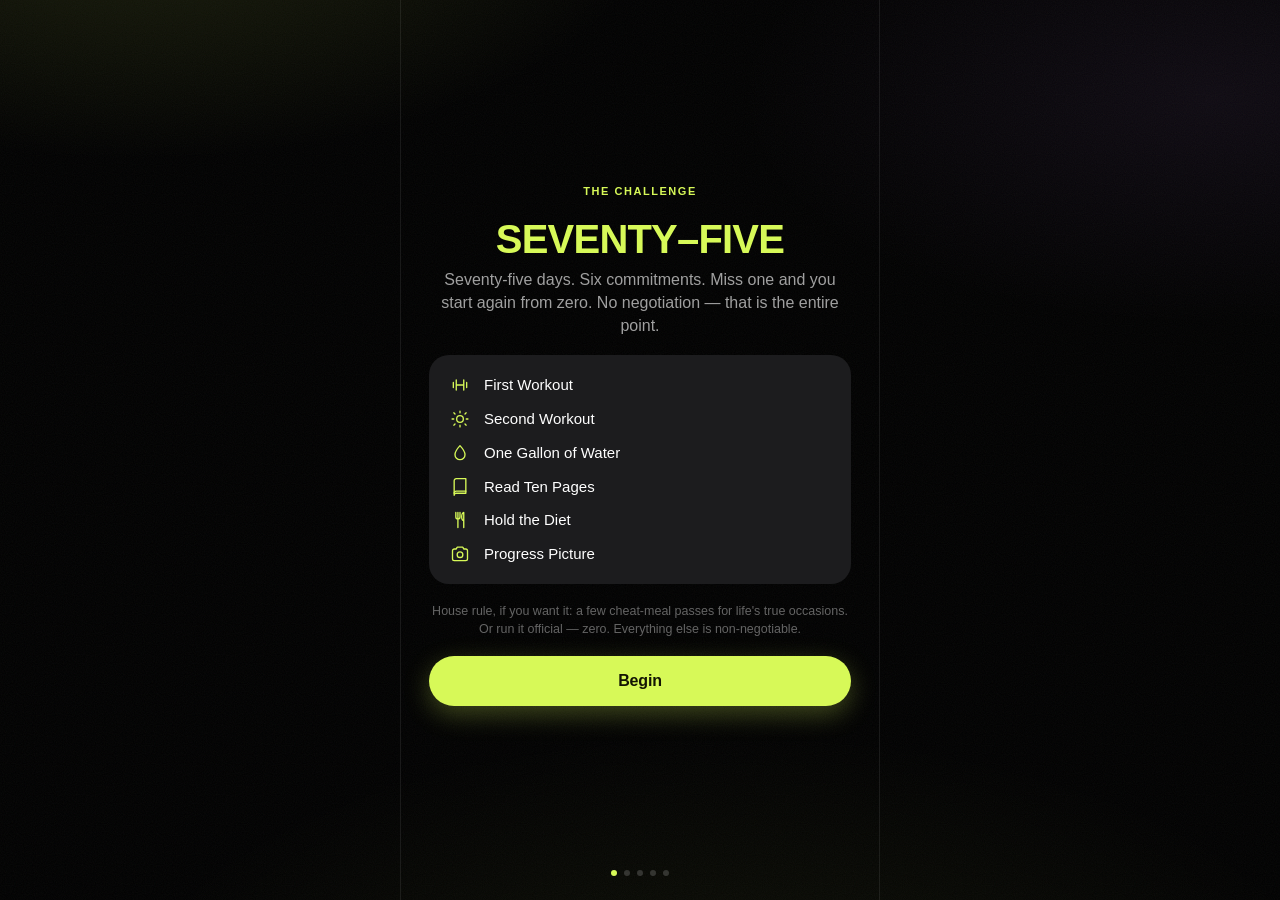
<file: index.html>
<!doctype html>
<html lang="en">
<head>
  <meta charset="utf-8">
  <meta name="viewport" content="width=device-width, initial-scale=1, viewport-fit=cover, user-scalable=no">
  <title>SEVENTY-FIVE — 75 Hard</title>
  <meta name="description" content="A private, on-device companion for the 75 Hard challenge. Six daily commitments, photographic proof, couples mode, and no mercy.">
  <meta name="theme-color" content="#000000">

  <link rel="manifest" href="./manifest.webmanifest">
  <link rel="icon" type="image/png" sizes="64x64" href="./icons/icon-64.png">
  <link rel="apple-touch-icon" href="./icons/icon-180.png">
  <meta name="apple-mobile-web-app-capable" content="yes">
  <meta name="mobile-web-app-capable" content="yes">
  <meta name="apple-mobile-web-app-status-bar-style" content="black-translucent">
  <meta name="apple-mobile-web-app-title" content="75 Hard">

  <link rel="preload" href="./fonts/fraunces-latin.woff2" as="font" type="font/woff2" crossorigin>
  <link rel="stylesheet" href="./css/style.css">
</head>
<body>
  <div id="app"></div>
  <noscript>
    <p style="padding:40px;text-align:center;font-family:-apple-system,sans-serif;color:#1b241f">
      SEVENTY-FIVE needs JavaScript — everything runs privately on your device.
    </p>
  </noscript>
  <script src="./js/db.js"></script>
  <script src="./js/foods.js"></script>
  <script src="./js/chef.js"></script>
  <script src="./js/scanner.js"></script>
  <script src="./js/fx.js"></script>
  <script src="./js/app.js"></script>
</body>
</html>
</file>
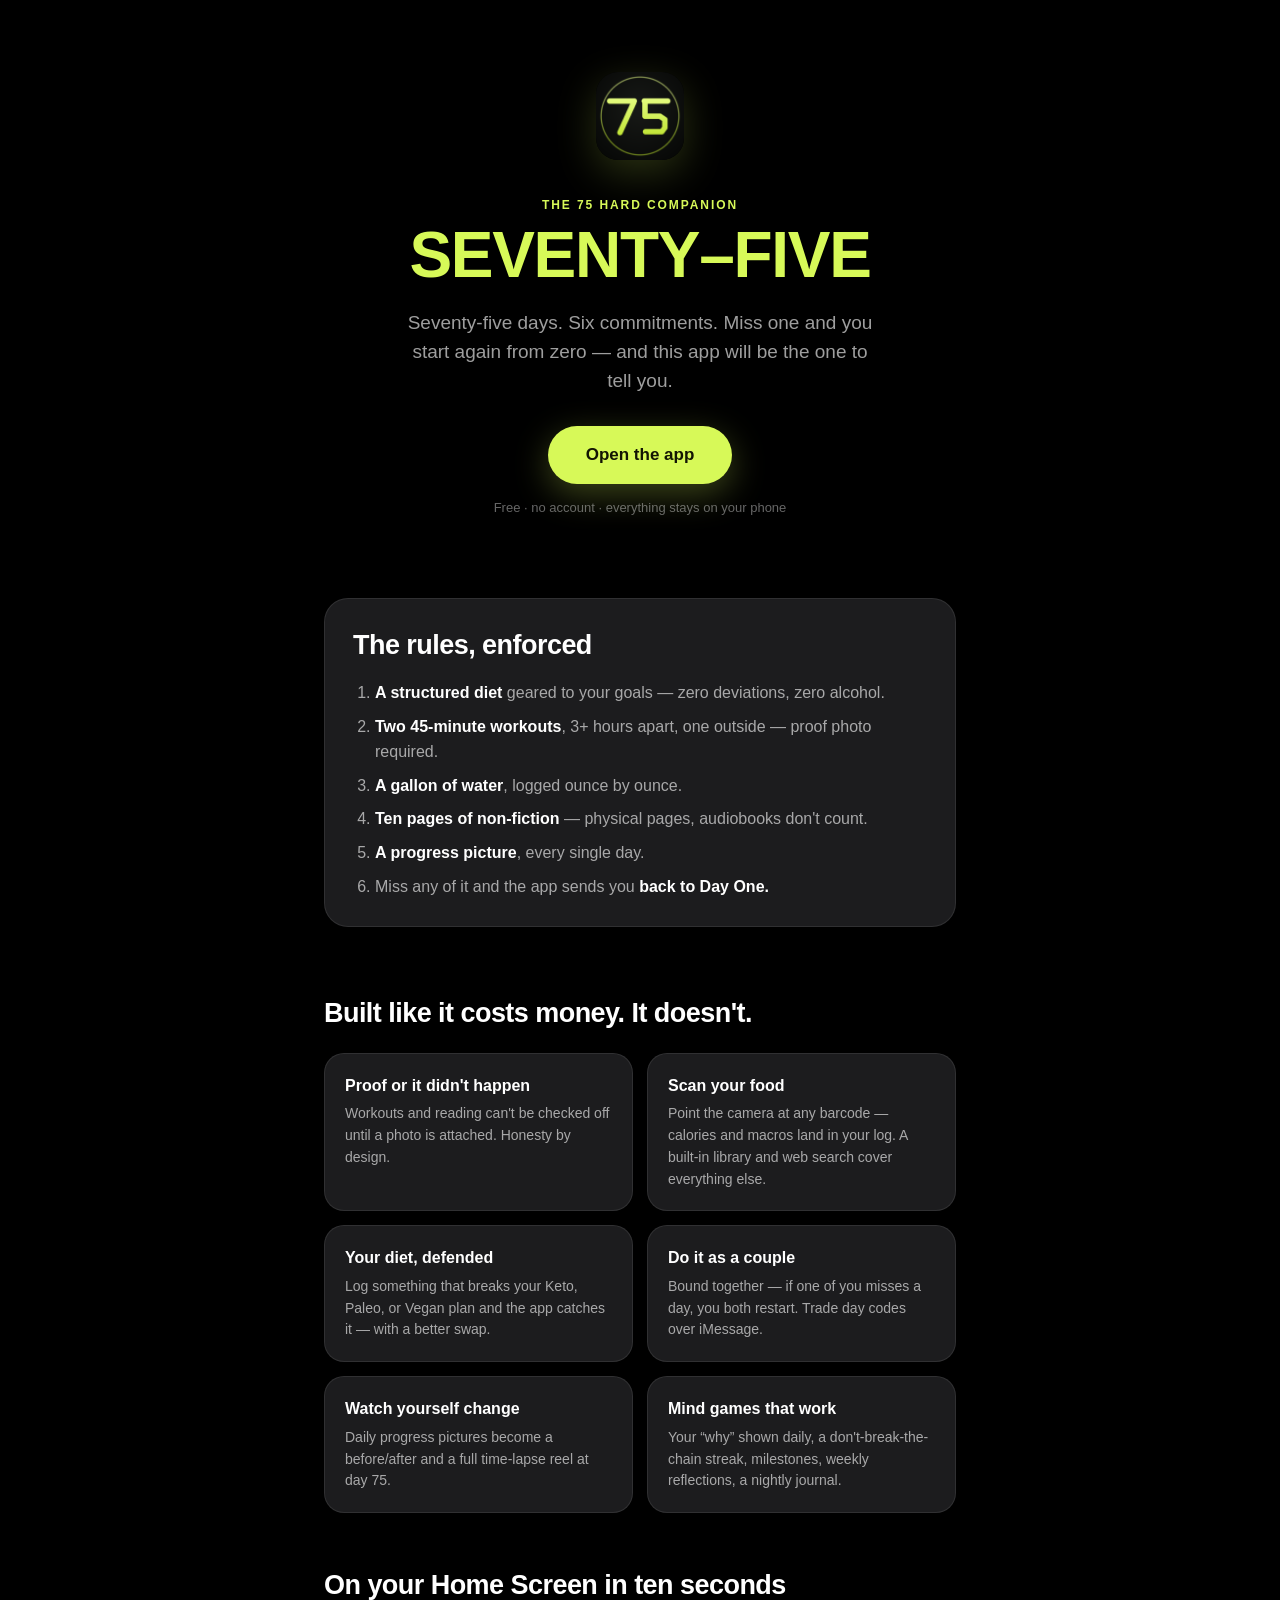
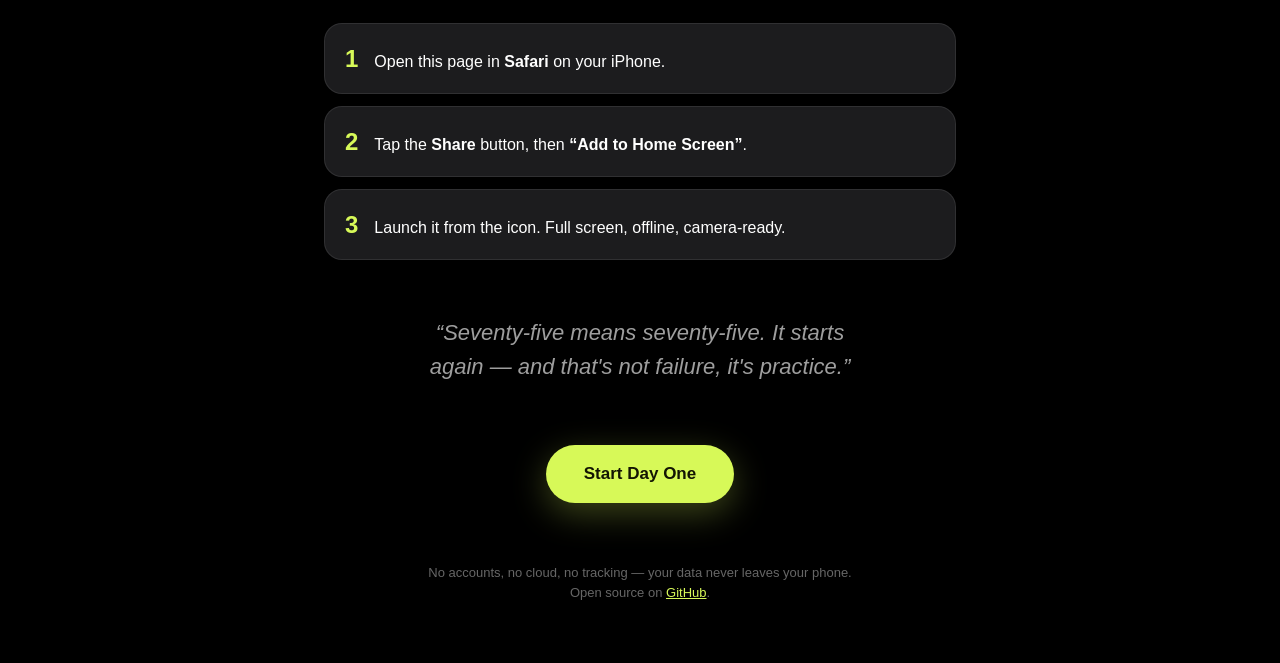
<file: welcome.html>
<!doctype html>
<html lang="en">
<head>
  <meta charset="utf-8">
  <meta name="viewport" content="width=device-width, initial-scale=1">
  <title>SEVENTY-FIVE — the 75 Hard companion</title>
  <meta name="description" content="Seventy-five days. Six commitments. Photographic proof, a real food log with barcode scanning, couples mode, and no mercy. Free, private, installs from Safari.">
  <link rel="icon" type="image/png" href="./icons/icon-64.png">
  <link rel="preload" href="./fonts/fraunces-latin.woff2" as="font" type="font/woff2" crossorigin>
  <meta name="theme-color" content="#000000">
  <style>
    @font-face {
      font-family: 'Fraunces';
      src: url('./fonts/fraunces-latin.woff2') format('woff2');
      font-weight: 400 700;
      font-display: swap;
    }
    :root {
      --bg: #000; --surface: #1c1c1e; --ink: #fff;
      --ink-2: rgba(255,255,255,.62); --ink-3: rgba(255,255,255,.4);
      --hairline: rgba(255,255,255,.09);
      --green: #d7f958; --green-2: #e6ff85; --green-deep: #d7f958;
      --gold: #d5b87f;
      --serif: -apple-system, BlinkMacSystemFont, "SF Pro Display", "Helvetica Neue", sans-serif;
      --sans: -apple-system, BlinkMacSystemFont, "SF Pro Text", "Helvetica Neue", sans-serif;
    }
    * { margin: 0; padding: 0; box-sizing: border-box; }
    body {
      background: var(--bg); color: var(--ink);
      font-family: var(--sans); line-height: 1.55;
      -webkit-font-smoothing: antialiased;
    }
    .wrap { max-width: 680px; margin: 0 auto; padding: 0 24px; }
    .hero { text-align: center; padding: 72px 0 40px; }
    .hero img { width: 88px; height: 88px; border-radius: 22px; box-shadow: 0 12px 40px rgba(215,249,88,.2); }
    .kicker {
      font-size: 12px; font-weight: 700; letter-spacing: .16em;
      text-transform: uppercase; color: var(--green); margin-top: 28px;
    }
    h1 {
      font-family: var(--serif); font-weight: 800;
      font-size: clamp(44px, 9vw, 64px); letter-spacing: -0.02em;
      color: var(--green); margin-top: 8px; line-height: 1.05;
    }
    .lede { font-size: 19px; color: var(--ink-2); max-width: 480px; margin: 18px auto 0; }
    .cta {
      display: inline-block; margin-top: 30px;
      background: var(--green);
      color: #131503; text-decoration: none;
      font-weight: 700; font-size: 17px;
      padding: 16px 38px; border-radius: 100px;
      box-shadow: 0 10px 34px rgba(215,249,88,.28);
    }
    .cta:active { transform: scale(.97); }
    .sub-cta { display: block; margin-top: 14px; font-size: 13px; color: var(--ink-3); }
    .rules {
      background: var(--surface); border: 1px solid var(--hairline);
      border-radius: 24px; padding: 26px 28px; margin: 40px 0;
      box-shadow: none;
    }
    .rules h2, section h2 {
      font-family: var(--serif); font-weight: 800; font-size: 27px; letter-spacing: -0.02em; margin-bottom: 14px;
    }
    .rules ol { padding-left: 22px; color: var(--ink-2); display: grid; gap: 9px; }
    .rules strong { color: var(--ink); }
    .grid { display: grid; grid-template-columns: repeat(auto-fit, minmax(250px, 1fr)); gap: 14px; margin-top: 18px; }
    .feature {
      background: var(--surface); border: 1px solid var(--hairline);
      border-radius: 20px; padding: 20px;
    }
    .feature h3 { font-size: 16px; margin-bottom: 5px; }
    .feature p { font-size: 14px; color: var(--ink-2); }
    section { padding: 26px 0; }
    .steps { counter-reset: step; display: grid; gap: 12px; margin-top: 16px; }
    .step {
      display: flex; gap: 16px; align-items: baseline;
      background: var(--surface); border: 1px solid var(--hairline);
      border-radius: 18px; padding: 16px 20px;
    }
    .step::before {
      counter-increment: step; content: counter(step);
      font-family: var(--serif); font-size: 24px; font-weight: 800; color: var(--green);
    }
    .quote {
      text-align: center; font-family: var(--serif); font-weight: 500; font-style: italic;
      font-size: 22px; color: var(--ink-2); max-width: 460px; margin: 30px auto;
    }
    footer {
      text-align: center; font-size: 13px; color: var(--ink-3);
      padding: 40px 24px 60px;
    }
    footer a { color: var(--green); }
  </style>
</head>
<body>
  <div class="wrap">
    <header class="hero">
      <img src="./icons/icon-180.png" alt="SEVENTY-FIVE app icon" width="88" height="88">
      <div class="kicker">The 75 Hard companion</div>
      <h1>SEVENTY&#8211;FIVE</h1>
      <p class="lede">Seventy-five days. Six commitments. Miss one and you start again from zero — and this app will be the one to tell you.</p>
      <a class="cta" href="./">Open the app</a>
      <span class="sub-cta">Free · no account · everything stays on your phone</span>
    </header>

    <div class="rules">
      <h2>The rules, enforced</h2>
      <ol>
        <li><strong>A structured diet</strong> geared to your goals — zero deviations, zero alcohol.</li>
        <li><strong>Two 45-minute workouts</strong>, 3+ hours apart, one outside — proof photo required.</li>
        <li><strong>A gallon of water</strong>, logged ounce by ounce.</li>
        <li><strong>Ten pages of non-fiction</strong> — physical pages, audiobooks don't count.</li>
        <li><strong>A progress picture</strong>, every single day.</li>
        <li>Miss any of it and the app sends you <strong>back to Day One.</strong></li>
      </ol>
    </div>

    <section>
      <h2>Built like it costs money. It doesn't.</h2>
      <div class="grid">
        <div class="feature"><h3>Proof or it didn't happen</h3><p>Workouts and reading can't be checked off until a photo is attached. Honesty by design.</p></div>
        <div class="feature"><h3>Scan your food</h3><p>Point the camera at any barcode — calories and macros land in your log. A built-in library and web search cover everything else.</p></div>
        <div class="feature"><h3>Your diet, defended</h3><p>Log something that breaks your Keto, Paleo, or Vegan plan and the app catches it — with a better swap.</p></div>
        <div class="feature"><h3>Do it as a couple</h3><p>Bound together — if one of you misses a day, you both restart. Trade day codes over iMessage.</p></div>
        <div class="feature"><h3>Watch yourself change</h3><p>Daily progress pictures become a before/after and a full time-lapse reel at day 75.</p></div>
        <div class="feature"><h3>Mind games that work</h3><p>Your “why” shown daily, a don't-break-the-chain streak, milestones, weekly reflections, a nightly journal.</p></div>
      </div>
    </section>

    <section>
      <h2>On your Home Screen in ten seconds</h2>
      <div class="steps">
        <div class="step"><span>Open this page in <strong>Safari</strong> on your iPhone.</span></div>
        <div class="step"><span>Tap the <strong>Share</strong> button, then <strong>“Add to Home Screen”</strong>.</span></div>
        <div class="step"><span>Launch it from the icon. Full screen, offline, camera-ready.</span></div>
      </div>
    </section>

    <p class="quote">“Seventy-five means seventy-five. It starts again — and that's not failure, it's practice.”</p>

    <div style="text-align:center; padding-bottom: 20px">
      <a class="cta" href="./">Start Day One</a>
    </div>
  </div>

  <footer>
    No accounts, no cloud, no tracking — your data never leaves your phone.<br>
    Open source on <a href="https://github.com/rodrig011/75-hard">GitHub</a>.
  </footer>
</body>
</html>
</file>
<file: css/style.css>
/* SEVENTY-FIVE — design system
   Apple Fitness language: pure black, flat charcoal cards, volt-lime hero accent,
   color-coded metrics, heavy SF display type. Light (cream) and Hardcore (gold)
   themes available. */

@font-face {
  font-family: 'Fraunces';
  src: url('../fonts/fraunces-latin.woff2') format('woff2');
  font-weight: 400 700;
  font-style: normal;
  font-display: swap;
}

:root {
  --bg: #000000;
  --surface: #1c1c1e;
  --surface-2: #2c2c2e;
  --hairline: rgba(255, 255, 255, 0.08);
  --hairline-strong: rgba(255, 255, 255, 0.17);
  --card-border: transparent;
  --ink: #ffffff;
  --ink-2: rgba(255, 255, 255, 0.62);
  --ink-3: rgba(255, 255, 255, 0.38);
  --green: #d7f958;
  --green-2: #e6ff85;
  --green-deep: #b9dd3d;
  --green-dim: rgba(215, 249, 88, 0.13);
  --on-green: #131503;
  --gold: #d5b87f;
  --gold-2: #e9d5a6;
  --gold-dim: rgba(213, 184, 127, 0.14);
  --blue: #41b7f8;
  --blue-dim: rgba(65, 183, 248, 0.16);
  --red: #ff453a;
  --red-dim: rgba(255, 69, 58, 0.15);
  --t-workout: #d7f958;
  --t-water: #41b7f8;
  --t-read: #c084f5;
  --t-diet: #ff9d0a;
  --t-photo: #ff5c8a;
  --t-custom: #4dd9c0;
  --on-tint: #08090c;
  --seg-on-bg: #ffffff;
  --seg-on-ink: #000000;
  --glass: rgba(24, 24, 26, 0.72);
  --glass-edge: rgba(255, 255, 255, 0.06);
  --shadow: none;
  --shadow-lift: 0 20px 55px rgba(0, 0, 0, 0.6);
  --ease: cubic-bezier(0.32, 0.72, 0, 1);
  --radius: 24px;
  --sans: -apple-system, BlinkMacSystemFont, "SF Pro Text", "Helvetica Neue", "Segoe UI", sans-serif;
}

:root[data-theme="light"] {
  --bg: #f5f2eb;
  --surface: #fffefb;
  --surface-2: #f3efe7;
  --hairline: rgba(41, 51, 44, 0.07);
  --hairline-strong: rgba(41, 51, 44, 0.15);
  --card-border: rgba(41, 51, 44, 0.07);
  --ink: #26302a;
  --ink-2: rgba(38, 48, 42, 0.6);
  --ink-3: rgba(38, 48, 42, 0.38);
  --green: #456957;
  --green-2: #5d8471;
  --green-deep: #355445;
  --green-dim: rgba(69, 105, 87, 0.1);
  --on-green: #f7f4ec;
  --gold: #a5824e;
  --gold-2: #c1a067;
  --gold-dim: rgba(165, 130, 78, 0.12);
  --blue: #2f7fc1;
  --blue-dim: rgba(47, 127, 193, 0.14);
  --red: #c2513f;
  --red-dim: rgba(194, 81, 63, 0.1);
  --t-workout: #456957;
  --t-water: #2f7fc1;
  --t-read: #8e5bd4;
  --t-diet: #c77c14;
  --t-photo: #d6456e;
  --t-custom: #2b9c87;
  --on-tint: #ffffff;
  --seg-on-bg: #ffffff;
  --seg-on-ink: #26302a;
  --glass: rgba(255, 254, 251, 0.66);
  --glass-edge: rgba(255, 255, 255, 0.55);
  --shadow: 0 1px 2px rgba(38, 48, 42, 0.03), 0 12px 32px rgba(38, 48, 42, 0.05);
  --shadow-lift: 0 2px 8px rgba(38, 48, 42, 0.05), 0 24px 60px rgba(38, 48, 42, 0.14);
}

/* Hardcore — black and gold. No softness anywhere. */
:root[data-theme="hardcore"] {
  --bg: #060607;
  --surface: #101013;
  --surface-2: #17171b;
  --hairline: rgba(244, 241, 234, 0.09);
  --hairline-strong: rgba(244, 241, 234, 0.18);
  --card-border: rgba(244, 241, 234, 0.09);
  --ink: #f4f1ea;
  --ink-2: rgba(244, 241, 234, 0.6);
  --ink-3: rgba(244, 241, 234, 0.38);
  --green: #c9a961;
  --green-2: #e6cf9a;
  --green-deep: #a8834a;
  --green-dim: rgba(201, 169, 97, 0.14);
  --on-green: #1c1608;
  --gold: #c9a961;
  --gold-2: #e6cf9a;
  --gold-dim: rgba(201, 169, 97, 0.14);
  --blue: #c9a961;
  --blue-dim: rgba(201, 169, 97, 0.14);
  --red: #ff453a;
  --red-dim: rgba(255, 69, 58, 0.14);
  --t-workout: #c9a961;
  --t-water: #c9a961;
  --t-read: #c9a961;
  --t-diet: #c9a961;
  --t-photo: #c9a961;
  --t-custom: #c9a961;
  --on-tint: #1c1608;
  --seg-on-bg: #c9a961;
  --seg-on-ink: #1c1608;
  --glass: rgba(12, 12, 15, 0.65);
  --glass-edge: rgba(255, 255, 255, 0.08);
  --shadow: none;
  --shadow-lift: 0 20px 55px rgba(0, 0, 0, 0.6);
}

* { margin: 0; padding: 0; box-sizing: border-box; -webkit-tap-highlight-color: transparent; }

/* Fixed app shell — the page itself can never scroll or pan in any
   direction; only .content scrolls. This is what stops iOS from
   grabbing sideways gestures and wedging the viewport. */
html { height: 100%; overflow: hidden; }

body {
  position: fixed;
  inset: 0;
  width: 100%;
  overflow: hidden;
  background: var(--bg);
  color: var(--ink);
  font-family: var(--sans);
  font-size: 16px;
  line-height: 1.45;
  -webkit-font-smoothing: antialiased;
  text-rendering: optimizeLegibility;
  overscroll-behavior: none;
  touch-action: manipulation;
  user-select: none;
  -webkit-user-select: none;
}

input, textarea { user-select: text; -webkit-user-select: text; }

#app { height: 100%; }

/* Display type — heavy SF, Apple Fitness style */
.serif {
  font-family: var(--sans);
  font-weight: 800;
  letter-spacing: -0.022em;
}

.kicker {
  font-size: 11px;
  font-weight: 700;
  letter-spacing: 0.14em;
  text-transform: uppercase;
  color: var(--green);
}

.muted { color: var(--ink-2); }
.small { font-size: 13px; }
.mono { font-family: ui-monospace, "SF Mono", Menlo, monospace; font-size: 13px; word-break: break-all; }

.ic { width: 22px; height: 22px; flex: none; }
.ic.inline { width: 15px; height: 15px; vertical-align: -3px; }

/* ── Layout ── */

.screen {
  height: 100%;
  display: flex;
  flex-direction: column;
  max-width: 480px;
  margin: 0 auto;
}

.content {
  flex: 1;
  overflow-y: auto;
  overflow-x: hidden;
  overscroll-behavior: contain;
  touch-action: pan-y;
  -webkit-overflow-scrolling: touch;
  padding: calc(env(safe-area-inset-top, 0px) + 22px) 18px 32px;
}

.appheader { padding: 10px 4px 20px; }

.header-row { display: flex; align-items: center; justify-content: space-between; gap: 16px; }

.hero-num {
  font-family: var(--sans);
  font-weight: 800;
  font-size: 44px;
  line-height: 1.08;
  letter-spacing: -0.025em;
  color: var(--ink);
  padding: 2px 0 4px;
}

.page-title {
  font-size: 34px;
  font-weight: 800;
  letter-spacing: -0.025em;
  padding: 2px 0 4px;
  color: var(--ink);
}

/* ── Progress ring ── */

.ring-wrap { position: relative; width: 100px; height: 100px; flex: none; }
.ring { width: 100%; height: 100%; transform: rotate(-90deg); }
.ring-track { fill: none; stroke: var(--surface-2); stroke-width: 9; }
.ring-fill {
  fill: none;
  stroke: var(--green);
  stroke-width: 9;
  stroke-linecap: round;
  transition: stroke-dashoffset 0.7s var(--ease);
  filter: drop-shadow(0 0 7px color-mix(in srgb, var(--green) 55%, transparent));
}
.ring-label {
  position: absolute; inset: 0;
  display: flex; flex-direction: column; align-items: center; justify-content: center;
  line-height: 1;
}
.ring-label .serif { font-size: 27px; color: var(--ink); }
.ring-label small { font-size: 10px; letter-spacing: 0.08em; text-transform: uppercase; color: var(--ink-3); margin-top: 3px; }

/* ── Cards ── */

.card {
  background: var(--surface);
  border: 1px solid var(--card-border);
  border-radius: var(--radius);
  padding: 18px;
  margin-bottom: 14px;
  box-shadow: var(--shadow);
}

.card-head {
  display: flex; align-items: baseline; justify-content: space-between;
  margin-bottom: 12px;
}
.card-head strong { font-size: 18px; font-weight: 700; letter-spacing: -0.015em; }

.hint-card { display: flex; gap: 12px; align-items: flex-start; }
.hint-card p { margin-top: 3px; }

.seal-card {
  display: flex; gap: 14px; align-items: center;
  background: linear-gradient(150deg, var(--green-dim), transparent 65%), var(--surface);
  border-color: color-mix(in srgb, var(--green) 30%, transparent);
}
.seal-card .seal-ic { width: 34px; height: 34px; color: var(--green); }
.seal-card strong { font-size: 19px; }

.wait-card { display: flex; gap: 14px; align-items: center; }
.wait-card .ic { color: var(--green); width: 30px; height: 30px; }

.empty-card { text-align: center; padding: 28px 20px; }

.danger-card { border-color: rgba(255, 69, 58, 0.25); }
.danger-card .btn + .btn { margin-top: 8px; }

/* ── Task list ── */

.tasklist { list-style: none; }

.task { padding: 15px 16px; transition: background 0.4s var(--ease); }
.task.done {
  background: linear-gradient(150deg, color-mix(in srgb, var(--tint, var(--green)) 12%, transparent), transparent 60%), var(--surface);
}

.task.tint-workout { --tint: var(--t-workout); }
.task.tint-water { --tint: var(--t-water); }
.task.tint-read { --tint: var(--t-read); }
.task.tint-diet { --tint: var(--t-diet); }
.task.tint-photo { --tint: var(--t-photo); }
.task.tint-custom { --tint: var(--t-custom); }

.task-main { display: flex; align-items: center; gap: 14px; }
.task-body { flex: 1; min-width: 0; }
.task-title { font-weight: 700; font-size: 16px; letter-spacing: -0.01em; }
.task-sub { font-size: 13px; color: var(--ink-2); margin-top: 1px; }
.task.done .task-title { color: var(--tint, var(--green)); }
.task-side { flex: none; display: flex; align-items: center; }

.task-check {
  width: 30px; height: 30px; flex: none;
  border-radius: 50%;
  border: 1.5px solid var(--hairline-strong);
  background: transparent;
  color: transparent;
  display: flex; align-items: center; justify-content: center;
  cursor: pointer;
  transition: all 0.35s var(--ease);
}
.task-check .ic { width: 16px; height: 16px; }
.task-check.on {
  background: var(--tint, var(--green));
  border-color: transparent;
  color: var(--on-tint);
  transform: scale(1.04);
  animation: checkPop 0.45s var(--ease);
}
.task-check.on .ic path {
  stroke-dasharray: 24;
  stroke-dashoffset: 0;
  animation: checkDraw 0.4s var(--ease) 0.05s backwards;
}
@keyframes checkPop { 0% { transform: scale(0.7); } 55% { transform: scale(1.16); } 100% { transform: scale(1.04); } }
@keyframes checkDraw { from { stroke-dashoffset: 24; } to { stroke-dashoffset: 0; } }
.task-check:active { transform: scale(0.9); }
.task-check.small { width: 26px; height: 26px; }
.task-check.small .ic { width: 14px; height: 14px; }

.task-extra { margin-top: 12px; padding-left: 44px; }

/* proof */
.proof-btn {
  width: 42px; height: 42px;
  border-radius: 14px;
  border: 1px dashed var(--hairline-strong);
  background: var(--surface-2);
  color: var(--ink-2);
  display: flex; align-items: center; justify-content: center;
  cursor: pointer;
  transition: all 0.3s var(--ease);
}
.proof-btn .ic { width: 20px; height: 20px; }
.proof-btn:active { transform: scale(0.92); }
.proof-btn.pulse { border-color: var(--green); color: var(--green); animation: pulse 0.5s var(--ease) 2; }
@keyframes pulse { 50% { transform: scale(1.12); } }

.proof-thumb {
  width: 42px; height: 42px;
  border-radius: 14px;
  border: 1px solid color-mix(in srgb, var(--tint, var(--green)) 45%, transparent);
  overflow: hidden;
  padding: 0;
  background: var(--surface-2);
  cursor: pointer;
}
.proof-thumb img { width: 100%; height: 100%; object-fit: cover; display: block; }

/* progress bars */
.bar {
  height: 6px;
  border-radius: 3px;
  background: var(--surface-2);
  overflow: hidden;
}
:root[data-theme="light"] .bar { background: var(--hairline); }
.bar.big { height: 8px; margin: 16px 0 10px; }
.bar-fill {
  height: 100%;
  border-radius: 3px;
  background: var(--tint, var(--green));
  transition: width 0.5s var(--ease);
}
.bar-fill.water { background: var(--t-water); }
.bar-fill.gold { background: linear-gradient(90deg, var(--gold), var(--gold-2)); }
.bar-fill.over { background: var(--t-diet); }

.water-wrap .bar { margin-bottom: 10px; }
.water-row { display: flex; align-items: center; justify-content: space-between; gap: 10px; }
.water-count {
  font-family: var(--sans);
  font-size: 19px;
  font-weight: 800;
  letter-spacing: -0.02em;
  color: var(--tint, var(--ink));
}
.water-count small { font-size: 12px; color: var(--ink-3); font-weight: 600; letter-spacing: 0; }

.chips { display: flex; gap: 6px; }
.chip {
  border: 1px solid var(--hairline-strong);
  background: var(--surface-2);
  color: var(--ink);
  font-family: var(--sans);
  font-size: 13px;
  font-weight: 600;
  padding: 6px 11px;
  border-radius: 100px;
  cursor: pointer;
  transition: all 0.25s var(--ease);
}
:root[data-theme="light"] .chip { background: var(--surface); }
.chip:active { transform: scale(0.93); background: var(--green-dim); }
.chip.minus { color: var(--ink-3); }
.chip.on {
  background: var(--green);
  color: var(--on-green);
  border-color: transparent;
}

.read-wrap { display: flex; flex-direction: column; gap: 10px; }
.book-chip {
  display: inline-flex; align-items: center; gap: 8px;
  border: 1px solid var(--hairline);
  background: var(--surface-2);
  color: var(--ink-2);
  font-family: var(--sans);
  font-size: 13px;
  padding: 8px 12px;
  border-radius: 12px;
  cursor: pointer;
  max-width: 100%;
}
.book-chip span { overflow: hidden; text-overflow: ellipsis; white-space: nowrap; }
.book-chip .ic { width: 15px; height: 15px; }
.book-chip .chev { margin-left: auto; color: var(--ink-3); }
.book-chip.empty { border-style: dashed; }
.book-chip.logged {
  border-color: color-mix(in srgb, var(--tint, var(--green)) 35%, transparent);
  color: var(--tint, var(--green));
  background: color-mix(in srgb, var(--tint, var(--green)) 10%, transparent);
}

/* food on the diet card */
.food-wrap .bar { margin-bottom: 10px; }
.food-wrap .cheat-link, .food-wrap .cheat-badge { margin-top: 10px; }

.macro-row {
  display: flex; gap: 14px;
  font-size: 12px; font-weight: 600;
  color: var(--ink-2);
  margin-top: 8px;
}
.macro-row b { color: var(--ink); font-weight: 700; }

.cheat-link {
  background: none; border: none;
  color: var(--gold);
  font-family: var(--sans);
  font-size: 13px;
  font-weight: 600;
  cursor: pointer;
  padding: 2px 0;
  text-align: left;
}
.cheat-badge {
  border: 1px solid color-mix(in srgb, var(--gold) 40%, transparent);
  background: var(--gold-dim);
  color: var(--gold);
  font-family: var(--sans);
  font-size: 13px;
  font-weight: 600;
  padding: 7px 12px;
  border-radius: 100px;
  cursor: pointer;
}

.chain-line {
  display: inline-flex; align-items: center; gap: 6px;
  margin-top: 8px;
  font-size: 12.5px;
  font-weight: 700;
  color: var(--gold);
  background: var(--gold-dim);
  border-radius: 100px;
  padding: 5px 12px;
}
.chain-line .ic { width: 15px; height: 15px; }

.why-card { padding: 4px 6px 14px; }
.why-card .kicker { font-size: 10px; }
.why-card p {
  font-family: var(--sans);
  font-weight: 500;
  font-style: italic;
  font-size: 16px;
  color: var(--ink-2);
  margin-top: 3px;
}

.why-quote {
  font-style: italic;
  font-weight: 500;
  font-size: 16px;
  color: var(--gold);
  margin: 12px 0;
  text-align: center;
}

.journal-card textarea { margin-bottom: 0; }

.kind-chips { display: flex; flex-wrap: wrap; gap: 7px; }

.medals { display: grid; grid-template-columns: repeat(4, 1fr); gap: 10px; }
.medal {
  aspect-ratio: 1;
  border-radius: 50%;
  border: 1.5px dashed var(--hairline-strong);
  display: flex; flex-direction: column; align-items: center; justify-content: center;
  color: var(--ink-3);
}
.medal .serif { font-size: 22px; }
.medal small { font-size: 9px; letter-spacing: 0.08em; text-transform: uppercase; margin-top: 2px; }
.medal.earned {
  border: none;
  background: linear-gradient(160deg, var(--green-2), var(--green));
  color: var(--on-green);
  box-shadow: 0 0 20px color-mix(in srgb, var(--green) 35%, transparent);
}

.milestone-num {
  font-size: 88px;
  line-height: 1;
  text-align: center;
  color: var(--green);
  padding: 10px 0 4px;
  text-shadow: 0 0 30px color-mix(in srgb, var(--green) 45%, transparent);
}

.warn-food {
  display: flex; align-items: baseline; justify-content: space-between; gap: 10px;
  background: var(--surface);
  border: 1px solid var(--hairline);
  border-radius: 14px;
  padding: 12px 14px;
  margin-bottom: 12px;
}
.swap-tip {
  background: var(--green-dim);
  border-radius: 14px;
  padding: 12px 14px;
  font-size: 14px;
  color: var(--green);
  margin-bottom: 12px;
}
:root[data-theme="light"] .swap-tip { color: var(--green-deep); }
.reflect-row .muted { white-space: pre-wrap; }

/* ── Nutrition insights ── */

.nutri-bars {
  position: relative;
  display: flex;
  align-items: flex-end;
  justify-content: space-between;
  gap: 6px;
  padding: 6px 2px 2px;
  margin-bottom: 10px;
}
.nutri-col {
  flex: 1;
  display: flex; flex-direction: column; align-items: center; justify-content: flex-end;
  gap: 4px;
  background: none; border: none; padding: 0;
  cursor: pointer;
  font-family: var(--sans);
}
.nutri-val { font-size: 9.5px; font-weight: 700; color: var(--ink-3); min-height: 12px; }
.nutri-bar {
  width: 70%;
  max-width: 30px;
  border-radius: 6px 6px 3px 3px;
  background: var(--green);
  transition: height 0.5s var(--ease);
}
.nutri-bar.over { background: var(--t-diet); }
.nutri-day { font-size: 10px; font-weight: 700; color: var(--ink-3); text-transform: uppercase; }
.nutri-target {
  position: absolute;
  left: 0; right: 0;
  border-top: 1.5px dashed var(--gold);
  opacity: 0.6;
  pointer-events: none;
}

/* ── Loading & focus ── */

img[data-proof-src]:not([src]) {
  background: linear-gradient(100deg, var(--surface-2) 40%, var(--hairline-strong) 50%, var(--surface-2) 60%);
  background-size: 300% 100%;
  animation: shimmer 1.4s infinite;
}
@keyframes shimmer { from { background-position: 120% 0; } to { background-position: -80% 0; } }

:focus-visible { outline: 2px solid var(--green); outline-offset: 2px; border-radius: 6px; }
button:focus:not(:focus-visible) { outline: none; }

.footnote {
  text-align: center;
  font-size: 12px;
  color: var(--ink-3);
  padding: 10px 24px 20px;
}

.fixing-banner {
  background: var(--gold-dim);
  border: 1px solid color-mix(in srgb, var(--gold) 40%, transparent);
  border-radius: 16px;
  padding: 12px 14px;
  font-size: 13px;
  margin-bottom: 14px;
  display: flex; align-items: center; justify-content: space-between; gap: 10px;
}

/* ── Buttons ── */

.btn {
  display: inline-flex; align-items: center; justify-content: center; gap: 8px;
  font-family: var(--sans);
  font-size: 16px;
  font-weight: 700;
  letter-spacing: -0.01em;
  padding: 15px 24px;
  border-radius: 100px;
  border: 1px solid transparent;
  cursor: pointer;
  transition: all 0.25s var(--ease);
}
.btn:active { transform: scale(0.97); }
.btn .ic { width: 17px; height: 17px; }
.btn.primary {
  background: var(--green);
  color: var(--on-green);
  box-shadow: 0 8px 26px color-mix(in srgb, var(--green) 28%, transparent);
}
.btn.ghost {
  background: var(--surface);
  border-color: var(--hairline-strong);
  color: var(--ink);
}
.btn.danger { background: var(--red-dim); color: var(--red); border-color: color-mix(in srgb, var(--red) 28%, transparent); }
.btn.small { font-size: 13px; padding: 8px 14px; }
.btn.wide { width: 100%; }
.btn.wide + .btn.wide { margin-top: 8px; }
.btn.dim { color: var(--ink-3); border-color: var(--hairline); }

.iconbtn {
  background: none; border: none; color: var(--ink-3);
  cursor: pointer; padding: 4px; flex: none;
}
.iconbtn .ic { width: 18px; height: 18px; }

.duo { display: grid; grid-template-columns: 1fr 1fr; gap: 10px; margin-bottom: 14px; }
.duo .btn { width: 100%; }
.duo.tight { margin-bottom: 0; }

/* ── Tab bar ── */

.tabbar {
  flex: none;
  display: flex;
  margin: 4px 14px calc(env(safe-area-inset-bottom, 0px) + 12px);
  border: 1px solid var(--hairline);
  border-radius: 100px;
  background: var(--glass);
  -webkit-backdrop-filter: saturate(1.6) blur(24px);
  backdrop-filter: saturate(1.6) blur(24px);
  box-shadow: inset 0 1px 0 var(--glass-edge), var(--shadow-lift);
  padding: 7px 8px;
}
.tab-item {
  flex: 1;
  display: flex; flex-direction: column; align-items: center; gap: 3px;
  background: none; border: none;
  color: var(--ink-3);
  font-family: var(--sans);
  font-size: 10px;
  font-weight: 600;
  letter-spacing: 0.02em;
  cursor: pointer;
  padding: 4px 0;
  transition: color 0.25s var(--ease);
}
.tab-item .ic { width: 24px; height: 24px; }
.tab-item.active { color: var(--green); }

/* ── Journey ── */

.grid75 {
  display: grid;
  grid-template-columns: repeat(15, 1fr);
  gap: 6px;
  padding: 4px 0 8px;
}
.cell {
  aspect-ratio: 1;
  border-radius: 50%;
  background: var(--surface-2);
  display: flex; align-items: center; justify-content: center;
  font-size: 9px; font-weight: 700; color: var(--on-green);
  transition: background 0.3s var(--ease);
}
:root[data-theme="light"] .cell { background: var(--hairline); }
.cell.done { background: var(--green); }
.cell.today { box-shadow: inset 0 0 0 1.5px var(--green); background: transparent; color: var(--green); }
.cell.today.done { box-shadow: none; color: var(--on-green); animation: cellFlip 0.9s var(--ease); }
@keyframes cellFlip {
  0% { transform: rotateY(180deg) scale(0.6); }
  60% { transform: rotateY(0) scale(1.25); }
  100% { transform: rotateY(0) scale(1); }
}
.cell.missed { background: var(--red-dim); box-shadow: inset 0 0 0 1px color-mix(in srgb, var(--red) 35%, transparent); }

.grid-legend { display: flex; gap: 16px; font-size: 11px; color: var(--ink-3); }
.grid-legend span { display: inline-flex; align-items: center; gap: 6px; }
.grid-legend .dot { width: 9px; height: 9px; border-radius: 50%; background: var(--surface-2); display: inline-block; }
:root[data-theme="light"] .grid-legend .dot { background: var(--hairline); }
.grid-legend .dot.done { background: var(--green); }
.grid-legend .dot.today { background: transparent; box-shadow: inset 0 0 0 1.5px var(--green); }
.grid-legend .dot.missed { background: var(--red-dim); box-shadow: inset 0 0 0 1px color-mix(in srgb, var(--red) 35%, transparent); }

.stat-row { display: grid; grid-template-columns: repeat(4, 1fr); gap: 10px; margin-bottom: 14px; }
.stat {
  background: var(--surface);
  border: 1px solid var(--card-border);
  border-radius: 18px;
  padding: 14px 8px;
  text-align: center;
  box-shadow: var(--shadow);
}
.stat-v { font-size: 25px; color: var(--ink); line-height: 1.1; }
.stat-l { font-size: 10px; letter-spacing: 0.06em; text-transform: uppercase; color: var(--ink-3); margin-top: 4px; }

.strip {
  display: flex; gap: 10px;
  overflow-x: auto;
  -webkit-overflow-scrolling: touch;
  padding: 2px 0 6px;
  scrollbar-width: none;
}
.strip::-webkit-scrollbar { display: none; }
.strip-item {
  flex: none;
  width: 76px;
  border: none; background: none; padding: 0;
  cursor: pointer;
  text-align: center;
}
.strip-item img {
  width: 76px; height: 100px;
  object-fit: cover;
  border-radius: 12px;
  border: 1px solid var(--hairline);
  display: block;
  background: var(--surface-2);
}
.strip-item span { font-size: 10px; color: var(--ink-3); display: block; margin-top: 5px; letter-spacing: 0.04em; }
.strip-empty { padding: 8px 2px; }

.transform { display: grid; grid-template-columns: 1fr 1fr; gap: 12px; margin-bottom: 14px; }
.transform figure { margin: 0; }
.transform img {
  width: 100%; aspect-ratio: 3 / 4; object-fit: cover;
  border-radius: 14px;
  border: 1px solid var(--hairline);
  display: block;
  background: var(--surface-2);
}
.transform figcaption {
  font-size: 11px; letter-spacing: 0.08em; text-transform: uppercase;
  color: var(--ink-3); text-align: center; margin-top: 7px;
}
#transformBox[hidden] { display: none; }
.win-transform { text-align: left; }

.lapse {
  position: fixed; inset: 0;
  background: #000;
  z-index: 100;
  display: flex; flex-direction: column; align-items: center; justify-content: center;
  animation: fadeIn 0.3s var(--ease);
  cursor: pointer;
}
.lapse img { max-width: 100%; max-height: 78vh; object-fit: contain; }
.lapse-label { font-size: 26px; font-weight: 800; color: #d7f958; margin-top: 18px; }
.lapse-hint { font-size: 12px; color: rgba(255, 255, 255, 0.45); margin-top: 8px; }

/* ── Lists / rows ── */

.list { list-style: none; }
.row {
  display: flex; align-items: center; justify-content: space-between; gap: 12px;
  padding: 11px 0;
  border-top: 1px solid var(--hairline);
}
.list .row:first-child { border-top: none; }

.row-setting {
  display: flex; align-items: center; justify-content: space-between; gap: 14px;
  padding: 12px 0;
  border-top: 1px solid var(--hairline);
}
.card .row-setting:first-of-type { border-top: none; }

.badge-gold {
  font-size: 12px; font-weight: 700;
  color: var(--gold);
  background: var(--gold-dim);
  border-radius: 100px;
  padding: 4px 10px;
  white-space: nowrap;
}

/* ── Reading ── */

.book-card .book-title { font-size: 26px; margin-top: 6px; }
.book-meta { display: flex; justify-content: space-between; font-size: 13px; color: var(--ink-2); margin-bottom: 12px; }
.book-card .btn { width: 100%; }

/* ── Couple ── */

.plist { list-style: none; margin-bottom: 12px; }
.prow {
  display: flex; align-items: center; gap: 12px;
  padding: 9px 0;
  border-top: 1px solid var(--hairline);
}
.plist .prow:first-child { border-top: none; }
.pdetail { margin-left: auto; }

.rule-pick { display: flex; flex-direction: column; gap: 10px; margin-top: 4px; }
.rule-opt {
  text-align: left;
  background: var(--surface-2);
  border: 1px solid var(--hairline);
  border-radius: 16px;
  padding: 13px 15px;
  color: var(--ink);
  font-family: var(--sans);
  cursor: pointer;
  transition: border-color 0.25s var(--ease);
}
.rule-opt span { display: block; font-size: 12.5px; color: var(--ink-2); margin-top: 2px; }
.rule-opt.on { border-color: var(--green); background: var(--green-dim); }
.rule-opt.slim { padding: 10px 14px; }
.rule-opt.slim strong { font-size: 14px; font-weight: 600; }

/* ── Forms ── */

.field { margin-bottom: 12px; }
.field label {
  display: block;
  font-size: 11px;
  letter-spacing: 0.1em;
  text-transform: uppercase;
  color: var(--ink-3);
  margin-bottom: 6px;
  font-weight: 700;
}

.input {
  width: 100%;
  background: var(--surface-2);
  border: 1px solid var(--hairline);
  border-radius: 14px;
  color: var(--ink);
  font-family: var(--sans);
  font-size: 16px;
  padding: 13px 15px;
  outline: none;
  transition: border-color 0.25s var(--ease);
  margin-bottom: 10px;
}
.input::placeholder { color: var(--ink-3); }
.input:focus { border-color: var(--green); }
.input.big { font-size: 19px; padding: 16px 18px; text-align: center; }
textarea.input { resize: none; }

.seg {
  display: flex;
  background: var(--surface-2);
  border: 1px solid var(--hairline);
  border-radius: 100px;
  padding: 3px;
  gap: 2px;
}
.seg-opt {
  flex: 1;
  background: transparent;
  border: none;
  border-radius: 100px;
  color: var(--ink-2);
  font-family: var(--sans);
  font-size: 14px;
  font-weight: 600;
  padding: 9px 14px;
  cursor: pointer;
  transition: all 0.25s var(--ease);
  white-space: nowrap;
}
.seg-opt.on {
  background: var(--seg-on-bg);
  color: var(--seg-on-ink);
  font-weight: 700;
  box-shadow: 0 1px 5px rgba(0, 0, 0, 0.25);
}
.seg.tight .seg-opt { padding: 7px 12px; font-size: 13px; }

.switch {
  width: 50px; height: 30px; flex: none;
  border-radius: 100px;
  border: none;
  background: var(--surface-2);
  box-shadow: inset 0 0 0 1px var(--hairline-strong);
  position: relative;
  cursor: pointer;
  transition: background 0.3s var(--ease);
}
.switch i {
  position: absolute; top: 3px; left: 3px;
  width: 24px; height: 24px;
  border-radius: 50%;
  background: #fff;
  box-shadow: 0 1px 4px rgba(0, 0, 0, 0.35);
  transition: all 0.3s var(--ease);
}
.switch.on { background: var(--green); box-shadow: none; }
.switch.on i { left: 23px; }

.pass-dots { display: flex; gap: 7px; flex-wrap: wrap; margin-bottom: 14px; }
.pass-dot {
  width: 14px; height: 14px;
  border-radius: 50%;
  background: linear-gradient(160deg, var(--gold-2), var(--gold));
}
.pass-dot.used { background: var(--surface-2); box-shadow: inset 0 0 0 1px var(--hairline-strong); }

.rules-list { padding-left: 20px; display: flex; flex-direction: column; gap: 8px; font-size: 14px; color: var(--ink-2); margin-bottom: 10px; }
.rules-list strong { color: var(--ink); }

/* ── Sheets ── */

.sheet-backdrop {
  position: fixed; inset: 0;
  background: rgba(0, 0, 0, 0.55);
  -webkit-backdrop-filter: blur(6px);
  backdrop-filter: blur(6px);
  display: flex; align-items: flex-end; justify-content: center;
  z-index: 50;
  animation: fadeIn 0.25s var(--ease);
}
.sheet {
  width: 100%;
  max-width: 480px;
  overscroll-behavior: contain;
  touch-action: pan-y;
  background: color-mix(in srgb, var(--surface) 88%, transparent);
  -webkit-backdrop-filter: saturate(1.5) blur(28px);
  backdrop-filter: saturate(1.5) blur(28px);
  border: 1px solid var(--hairline);
  border-bottom: none;
  border-radius: 28px 28px 0 0;
  padding: 10px 20px calc(env(safe-area-inset-bottom, 0px) + 22px);
  animation: sheetUp 0.4s var(--ease);
  max-height: 88vh;
  overflow-y: auto;
  -webkit-overflow-scrolling: touch;
  box-shadow: inset 0 1px 0 var(--glass-edge), var(--shadow-lift);
}
:root[data-theme="light"] .sheet { background: color-mix(in srgb, var(--bg) 84%, transparent); }
.sheet-handle {
  width: 38px; height: 4.5px;
  border-radius: 3px;
  background: var(--hairline-strong);
  margin: 4px auto 16px;
}
.sheet-title { font-size: 25px; margin-bottom: 8px; }
.sheet .muted { margin-bottom: 14px; }
.sheet .btn.wide { margin-top: 4px; }
.sheet .seg { margin-bottom: 12px; }

.proof-view {
  border-radius: 16px;
  overflow: hidden;
  border: 1px solid var(--hairline);
  margin-bottom: 14px;
  background: var(--surface-2);
  min-height: 120px;
}
.proof-view img { width: 100%; display: block; max-height: 52vh; object-fit: contain; }

@keyframes fadeIn { from { opacity: 0; } }
@keyframes sheetUp { from { transform: translateY(60px); opacity: 0.4; } }

/* ── Food search ── */

.food-total {
  display: flex; justify-content: space-between; align-items: baseline;
  font-size: 19px; font-weight: 800; letter-spacing: -0.02em;
  margin: 10px 0 4px;
}

.food-list { list-style: none; margin-bottom: 14px; }
.food-row {
  display: flex; align-items: center; gap: 10px;
  padding: 10px 0;
  border-top: 1px solid var(--hairline);
}
.food-list .food-row:first-child { border-top: none; }
.food-row > div:first-child { flex: 1; min-width: 0; }
.food-row strong { font-size: 15px; }
.food-kcal { font-weight: 800; color: var(--ink); white-space: nowrap; }

.qty-ctl { display: inline-flex; align-items: center; gap: 2px; }
.qty-ctl button {
  width: 26px; height: 26px;
  border-radius: 50%;
  border: 1px solid var(--hairline-strong);
  background: var(--surface-2);
  color: var(--ink-2);
  font-size: 15px; font-weight: 600;
  cursor: pointer;
  line-height: 1;
}
.qty-ctl span { min-width: 28px; text-align: center; font-size: 13px; font-weight: 700; }

.food-search-wrap { position: relative; margin-bottom: 4px; }
.food-search-wrap .input { margin-bottom: 8px; padding-left: 42px; padding-right: 52px; }
.food-search-wrap > .ic {
  position: absolute; left: 14px; top: 14px;
  width: 18px; height: 18px;
  color: var(--ink-3);
  pointer-events: none;
}
.scan-btn {
  position: absolute; right: 6px; top: 5px;
  width: 40px; height: 40px;
  border: none;
  border-radius: 12px;
  background: var(--green-dim);
  color: var(--green);
  display: flex; align-items: center; justify-content: center;
  cursor: pointer;
}
.scan-btn .ic { width: 21px; height: 21px; }
.scan-btn:active { transform: scale(0.92); }

.food-results { list-style: none; margin-bottom: 8px; }
.food-result {
  display: flex; align-items: center; gap: 10px;
  width: 100%;
  text-align: left;
  background: var(--surface);
  border: 1px solid var(--card-border);
  border-radius: 14px;
  padding: 10px 12px;
  margin-bottom: 6px;
  cursor: pointer;
  font-family: var(--sans);
  color: var(--ink);
  transition: border-color 0.2s var(--ease);
}
.sheet .food-result { background: var(--surface-2); }
:root[data-theme="light"] .sheet .food-result { background: var(--surface); }
.food-result:active { border-color: var(--green); }
.food-result .fr-body { flex: 1; min-width: 0; }
.food-result .fr-name { display: block; font-size: 14.5px; font-weight: 600; overflow: hidden; text-overflow: ellipsis; white-space: nowrap; }
.food-result .fr-sub { display: block; font-size: 12px; color: var(--ink-3); overflow: hidden; text-overflow: ellipsis; white-space: nowrap; }
.food-result .fr-kcal { font-weight: 800; font-size: 15px; white-space: nowrap; }
.food-result .fr-add {
  width: 28px; height: 28px; flex: none;
  border-radius: 50%;
  background: var(--green-dim);
  color: var(--green);
  display: flex; align-items: center; justify-content: center;
}
.food-result .fr-add .ic { width: 15px; height: 15px; }
.food-result.web .fr-add { background: var(--blue-dim); color: var(--blue); }

.food-sect {
  font-size: 11px; font-weight: 700;
  letter-spacing: 0.1em; text-transform: uppercase;
  color: var(--ink-3);
  margin: 12px 0 8px;
}

.food-empty { font-size: 13px; color: var(--ink-3); padding: 6px 2px 10px; }

.food-form { display: grid; grid-template-columns: 1fr 96px; gap: 8px; }
.food-form .input { margin-bottom: 8px; }
.macro-form { display: grid; grid-template-columns: 1fr 1fr 1fr; gap: 8px; }
.macro-form .input { margin-bottom: 8px; }

/* ── Barcode scanner overlay ── */

.scan {
  position: fixed; inset: 0;
  background: #000;
  z-index: 110;
  display: flex; flex-direction: column;
  animation: fadeIn 0.25s var(--ease);
  color: #fff;
}
.scan-top {
  display: flex; align-items: center; justify-content: space-between;
  padding: calc(env(safe-area-inset-top, 0px) + 16px) 20px 12px;
  font-weight: 700;
}
.scan-close {
  background: rgba(255, 255, 255, 0.12);
  border: none; color: #fff;
  width: 34px; height: 34px;
  border-radius: 50%;
  font-size: 15px;
  cursor: pointer;
}
.scan-stage { flex: 1; position: relative; overflow: hidden; }
.scan-stage video { width: 100%; height: 100%; object-fit: cover; }
.scan-frame {
  position: absolute; left: 50%; top: 44%;
  transform: translate(-50%, -50%);
  width: min(78%, 340px); height: 150px;
  border-radius: 18px;
  box-shadow: 0 0 0 200vmax rgba(0, 0, 0, 0.45);
  outline: 2px solid #d7f958;
}
.scan-hint {
  position: absolute; left: 0; right: 0; top: calc(44% + 95px);
  text-align: center;
  font-size: 13px;
  color: rgba(255, 255, 255, 0.75);
  padding: 0 30px;
}
.scan-manual {
  display: flex; gap: 8px;
  padding: 14px 20px calc(env(safe-area-inset-bottom, 0px) + 18px);
  background: #0b0b0c;
}
.scan-manual input {
  flex: 1;
  background: rgba(255, 255, 255, 0.1);
  border: 1px solid rgba(255, 255, 255, 0.16);
  border-radius: 100px;
  color: #fff;
  font-family: var(--sans);
  font-size: 15px;
  padding: 12px 18px;
  outline: none;
}
.scan-manual input::placeholder { color: rgba(255, 255, 255, 0.45); }
.scan-manual .scan-go {
  border: none;
  border-radius: 100px;
  padding: 12px 22px;
  background: #d7f958;
  color: #131503;
  font-family: var(--sans);
  font-weight: 700;
  font-size: 15px;
  cursor: pointer;
}

/* ── Overlays ── */

.overlay {
  position: fixed; inset: 0;
  background: var(--bg);
  z-index: 60;
  display: flex; align-items: center; justify-content: center;
  padding: 32px 26px;
  overflow-y: auto;
  animation: fadeIn 0.4s var(--ease);
}
.overlay-inner { max-width: 400px; width: 100%; text-align: center; }
.overlay h1 { font-size: 38px; margin: 12px 0 14px; }
.overlay h2 { font-size: 28px; margin-bottom: 12px; }
.overlay-lede { color: var(--ink-2); margin-bottom: 18px; }
.overlay .btn.wide { margin-top: 10px; }

.missed-list {
  list-style: none;
  display: flex; flex-direction: column; gap: 10px;
  background: var(--surface);
  border: 1px solid var(--card-border);
  border-radius: 18px;
  padding: 16px 18px;
  margin-bottom: 18px;
  text-align: left;
  box-shadow: var(--shadow);
}
.missed-list li { display: flex; align-items: center; gap: 12px; }
.missed-list .ic { color: var(--red); width: 19px; height: 19px; }

.overlay.win .win-num {
  font-size: 120px;
  line-height: 1;
  color: var(--green);
  text-shadow: 0 0 45px color-mix(in srgb, var(--green) 50%, transparent);
}

/* ── Onboarding ── */

.ob {
  height: 100%;
  max-width: 480px;
  margin: 0 auto;
  display: flex;
  flex-direction: column;
  overflow-y: auto;
  overflow-x: hidden;
  overscroll-behavior: contain;
  touch-action: pan-y;
  -webkit-overflow-scrolling: touch;
  padding: calc(env(safe-area-inset-top, 0px) + 40px) 28px calc(env(safe-area-inset-bottom, 0px) + 24px);
}
.ob-step { margin: auto 0; flex: none; display: flex; flex-direction: column; justify-content: center; gap: 18px; animation: fadeIn 0.4s var(--ease); }
.ob-brand { text-align: center; }
.ob-title {
  font-family: var(--sans);
  font-weight: 800;
  font-size: 40px;
  letter-spacing: -0.02em;
  margin-top: 10px;
  color: var(--green);
}
.ob-h2 { font-size: 32px; }
.ob-lede { color: var(--ink-2); }
.ob-fine { font-size: 12.5px; color: var(--ink-3); text-align: center; }
.ob-rules {
  list-style: none;
  background: var(--surface);
  border: 1px solid var(--card-border);
  border-radius: 20px;
  padding: 18px 20px;
  display: flex; flex-direction: column; gap: 12px;
  box-shadow: var(--shadow);
}
.ob-rules li { display: flex; align-items: center; gap: 14px; font-size: 15px; }
.ob-rules .ic { color: var(--green); width: 20px; height: 20px; }
.ob-actions { display: flex; gap: 10px; }
.ob-actions .btn { flex: 1; }

.mode-cards { display: grid; grid-template-columns: 1fr 1fr; gap: 12px; }
.mode-card {
  background: var(--surface);
  border: 1px solid var(--card-border);
  border-radius: 20px;
  padding: 20px 16px;
  color: var(--ink);
  font-family: var(--sans);
  display: flex; flex-direction: column; align-items: center; gap: 8px;
  text-align: center;
  cursor: pointer;
  transition: border-color 0.25s var(--ease), background 0.25s var(--ease);
  box-shadow: var(--shadow);
}
.mode-card .ic { width: 30px; height: 30px; color: var(--green); }
.mode-card strong { font-size: 16px; }
.mode-card span { font-size: 12.5px; color: var(--ink-2); }
.mode-card.on { border-color: var(--green); background: var(--green-dim); }

.commit-card {
  background: var(--surface);
  border: 1px solid color-mix(in srgb, var(--gold) 35%, transparent);
  border-radius: 20px;
  padding: 22px;
  text-align: center;
  box-shadow: var(--shadow);
}
.commit-card p { font-size: 16px; line-height: 1.6; color: var(--ink); font-style: italic; font-weight: 500; }
.commit-sig { margin-top: 16px; font-size: 20px; color: var(--gold); }
.commit-card.slim { padding: 16px; }
.commit-card.slim .commit-sig { margin-top: 6px; }

.dots { flex: none; display: flex; gap: 7px; justify-content: center; padding-top: 20px; }
.dots span { width: 6px; height: 6px; border-radius: 50%; background: var(--hairline-strong); transition: background 0.3s; }
.dots span.on { background: var(--green); }

/* ── Toast ── */

#toast {
  position: fixed;
  left: 50%;
  bottom: calc(env(safe-area-inset-bottom, 0px) + 96px);
  transform: translateX(-50%) translateY(16px);
  background: rgba(44, 44, 46, 0.94);
  -webkit-backdrop-filter: blur(16px);
  backdrop-filter: blur(16px);
  color: #fff;
  font-size: 14px;
  font-weight: 500;
  padding: 12px 20px;
  border-radius: 100px;
  max-width: 86%;
  text-align: center;
  opacity: 0;
  pointer-events: none;
  transition: all 0.35s var(--ease);
  z-index: 80;
}
:root[data-theme="light"] #toast { background: rgba(27, 36, 31, 0.92); color: #f2f1ec; }
#toast.show { opacity: 1; transform: translateX(-50%) translateY(0); }

/* ── Accents (unlockable) ── */

:root[data-accent="ember"] { --green: #ff9f4a; --green-2: #ffbe7d; --green-deep: #e6812b; --green-dim: rgba(255, 159, 74, 0.13); --on-green: #1b0e02; --t-workout: #ff9f4a; }
:root[data-accent="ocean"] { --green: #4ac8f5; --green-2: #85dcff; --green-deep: #2ba7d6; --green-dim: rgba(74, 200, 245, 0.13); --on-green: #04141c; --t-workout: #4ac8f5; }
:root[data-accent="royal"] { --green: #b18cff; --green-2: #cdb2ff; --green-deep: #9165ec; --green-dim: rgba(177, 140, 255, 0.13); --on-green: #150b26; --t-workout: #b18cff; }
:root[data-accent="legend"] { --green: #e8c96a; --green-2: #f5e0a0; --green-deep: #cfa844; --green-dim: rgba(232, 201, 106, 0.13); --on-green: #1c1503; --t-workout: #e8c96a; }

/* ── Living background ── */

body::before {
  content: '';
  position: fixed; inset: -20%;
  z-index: -2;
  background:
    radial-gradient(42% 30% at 22% 6%, color-mix(in srgb, var(--green) 13%, transparent), transparent 70%),
    radial-gradient(38% 26% at 82% 22%, color-mix(in srgb, var(--t-read, var(--green)) 7%, transparent), transparent 70%),
    radial-gradient(50% 34% at 55% 96%, color-mix(in srgb, var(--green) 6%, transparent), transparent 70%);
  animation: ambient 26s ease-in-out infinite alternate;
  pointer-events: none;
}
body::after {
  content: '';
  position: fixed; inset: 0;
  z-index: -1;
  background-image: url("data:image/svg+xml,%3Csvg xmlns='http://www.w3.org/2000/svg' width='140' height='140'%3E%3Cfilter id='n'%3E%3CfeTurbulence type='fractalNoise' baseFrequency='0.9' numOctaves='2'/%3E%3C/filter%3E%3Crect width='140' height='140' filter='url(%23n)' opacity='0.05'/%3E%3C/svg%3E");
  pointer-events: none;
}
:root[data-theme="light"] body::after { opacity: 0.5; }
@keyframes ambient {
  0% { transform: translate3d(0, 0, 0) scale(1); }
  50% { transform: translate3d(3%, 2%, 0) scale(1.06); }
  100% { transform: translate3d(-3%, -1%, 0) scale(1.02); }
}

/* ── Hero — not a card. The opening page of today's entry. ── */

.hero {
  position: relative;
  padding: 14px 6px 20px;
  margin-bottom: 12px;
  min-height: 42vh;
  display: flex;
  flex-direction: column;
  justify-content: space-between;
  gap: 16px;
}
.hero::before {
  content: '';
  position: absolute;
  inset: -60px 0 auto;
  height: 75%;
  background: radial-gradient(60% 80% at 72% 18%,
    color-mix(in srgb, var(--green) calc(10% + var(--p, 0) * 26%), transparent), transparent 70%);
  filter: blur(6px);
  animation: heroDrift 14s ease-in-out infinite alternate;
  pointer-events: none;
  z-index: -1;
}
@keyframes heroDrift {
  from { transform: translate3d(0, 0, 0) scale(1); }
  to { transform: translate3d(-4%, 3%, 0) scale(1.07); }
}
.hero.is-sealed::before {
  background: radial-gradient(70% 90% at 50% 10%,
    color-mix(in srgb, var(--green) 30%, transparent), transparent 72%);
}
.hero-mid { display: flex; align-items: center; justify-content: space-between; gap: 14px; flex: 1; }
.hero-left { min-width: 0; }
.hero .hero-num { font-size: 60px; line-height: 1.02; }
.hero-status { font-size: 15px; line-height: 1.45; }
.hero-ring { width: 132px; height: 132px; }
.hero-ring .ring-label .serif { font-size: 25px; }
.hero-foot { border-top: 1px solid var(--hairline); padding-top: 13px; }
.hero-phrase { font-size: 14px; font-weight: 600; color: var(--ink-2); }
.hero-why {
  font-family: 'Fraunces', ui-serif, Georgia, serif;
  font-style: italic;
  font-weight: 480;
  font-size: 15.5px;
  color: var(--ink-3);
  margin-top: 5px;
}
.hero .chain-line { margin-top: 10px; }

/* Time of day tints the world. */
:root[data-daypart="morning"] body::before { filter: hue-rotate(-12deg) saturate(1.1); }
:root[data-daypart="evening"] body::before { filter: hue-rotate(-30deg) saturate(1.25); opacity: 0.9; }
:root[data-daypart="night"] body::before { filter: hue-rotate(14deg) saturate(0.8); opacity: 0.6; }

/* Entrance — only when arriving at a screen, never on data changes. */
.content.enter > * {
  animation: rise 0.5s var(--ease) backwards;
}
.content.enter > *:nth-child(1) { animation-delay: 0.02s; }
.content.enter > *:nth-child(2) { animation-delay: 0.07s; }
.content.enter > *:nth-child(3) { animation-delay: 0.12s; }
.content.enter > *:nth-child(4) { animation-delay: 0.17s; }
.content.enter > *:nth-child(5) { animation-delay: 0.22s; }
.content.enter > *:nth-child(6) { animation-delay: 0.27s; }
@keyframes rise {
  from { opacity: 0; transform: translateY(14px); }
  to { opacity: 1; transform: translateY(0); }
}

/* ── FX particles ── */

.fx-p {
  position: fixed;
  z-index: 130;
  border-radius: 50%;
  pointer-events: none;
  transform: translate(-50%, -50%);
}

/* ── Seal the Day ── */

.seal-ov {
  position: fixed; inset: 0;
  z-index: 120;
  background: rgba(0, 0, 0, 0.86);
  -webkit-backdrop-filter: blur(14px);
  backdrop-filter: blur(14px);
  display: flex; flex-direction: column; align-items: center; justify-content: center;
  gap: 26px;
  animation: fadeIn 0.3s var(--ease);
  transition: opacity 0.3s var(--ease);
  cursor: pointer;
}
.coin-scene { perspective: 900px; }
.coin {
  position: relative;
  width: 168px; height: 168px;
  transform-style: preserve-3d;
  animation: coinSpin 1.7s cubic-bezier(0.16, 0.84, 0.3, 1) forwards;
}
@keyframes coinSpin {
  0% { transform: rotateY(900deg) scale(0.2); }
  70% { transform: rotateY(360deg) scale(1.08); }
  100% { transform: rotateY(360deg) scale(1); }
}
.coin-face {
  position: absolute; inset: 0;
  border-radius: 50%;
  backface-visibility: hidden;
  display: flex; flex-direction: column; align-items: center; justify-content: center;
  background:
    radial-gradient(70% 70% at 32% 26%, rgba(255, 255, 255, 0.5), transparent 55%),
    linear-gradient(160deg, var(--green-2), var(--green-deep));
  box-shadow:
    inset 0 0 0 7px color-mix(in srgb, var(--on-green) 22%, transparent),
    inset 0 0 0 9px color-mix(in srgb, #ffffff 25%, transparent),
    0 0 70px color-mix(in srgb, var(--green) 45%, transparent);
  color: var(--on-green);
}
.coin-back { transform: rotateY(180deg); }
.coin-back svg { width: 74px; height: 74px; }
.coin-num { font-size: 64px; font-weight: 800; letter-spacing: -0.03em; line-height: 1; }
.coin-cap { font-size: 13px; font-weight: 800; letter-spacing: 0.3em; margin-top: 2px; }
.seal-txt { text-align: center; animation: fadeIn 0.5s var(--ease) 0.9s backwards; }
.seal-title { font-size: 30px; font-weight: 800; letter-spacing: -0.02em; color: #fff; }
.seal-sub { font-size: 15px; color: rgba(255, 255, 255, 0.6); margin-top: 6px; }
.seal-hint { position: absolute; bottom: calc(env(safe-area-inset-bottom, 0px) + 26px); font-size: 12px; color: rgba(255, 255, 255, 0.35); }

/* ── Journey coins ── */

.cell.done {
  background:
    radial-gradient(65% 65% at 32% 28%, rgba(255, 255, 255, 0.55), transparent 55%),
    linear-gradient(160deg, var(--green-2), var(--green-deep));
  box-shadow:
    inset 0 0 0 1.5px color-mix(in srgb, var(--on-green) 25%, transparent),
    0 1px 4px rgba(0, 0, 0, 0.35);
}

/* ── Discipline score ── */

.score-card { text-align: left; }
.score-num {
  font-size: 46px;
  line-height: 1.05;
  color: var(--green);
  margin: 2px 0 12px;
  text-shadow: 0 0 26px color-mix(in srgb, var(--green) 35%, transparent);
}

.coach-list { list-style: none; display: flex; flex-direction: column; gap: 10px; }
.coach-list li {
  font-size: 14px;
  color: var(--ink-2);
  padding-left: 14px;
  border-left: 2.5px solid var(--green);
}

/* ── Annual heatmap ── */

.hm-grid {
  display: flex;
  gap: 3px;
  justify-content: space-between;
  padding: 4px 0;
}
.hm-col { display: flex; flex-direction: column; gap: 3px; flex: 1; }
.hm-col i {
  aspect-ratio: 1;
  border-radius: 3px;
  display: block;
}
.hm-col .hx { background: transparent; }
.hm-col .h0 { background: var(--surface-2); }
:root[data-theme="light"] .hm-col .h0 { background: var(--hairline); }
.hm-col .h1 { background: color-mix(in srgb, var(--green) 25%, var(--surface-2)); }
.hm-col .h2 { background: color-mix(in srgb, var(--green) 55%, var(--surface-2)); }
.hm-col .h3 { background: var(--green); }

/* ── Trophy room / sanctuary ── */

.sanctuary { display: flex; flex-direction: column; gap: 10px; margin-bottom: 14px; }
.plaque {
  display: flex; align-items: center; gap: 14px;
  background:
    radial-gradient(80% 120% at 20% 0%, color-mix(in srgb, var(--gold) 20%, transparent), transparent 60%),
    var(--surface-2);
  border: 1px solid color-mix(in srgb, var(--gold) 35%, transparent);
  border-radius: 16px;
  padding: 12px 16px;
}
.plaque-num {
  width: 44px; height: 44px;
  border-radius: 50%;
  background:
    radial-gradient(65% 65% at 32% 28%, rgba(255, 255, 255, 0.55), transparent 55%),
    linear-gradient(160deg, var(--gold-2), var(--gold));
  color: #241c0c;
  display: flex; align-items: center; justify-content: center;
  font-size: 17px;
  flex: none;
}
.trophies { display: grid; grid-template-columns: 1fr 1fr; gap: 12px; }
.trophy {
  display: flex; flex-direction: column; align-items: center; gap: 6px;
  text-align: center;
  padding: 20px 12px 16px;
  border-radius: 20px;
  background: var(--surface-2);
  opacity: 0.4;
}
.trophy strong { font-size: 13.5px; line-height: 1.2; letter-spacing: -0.01em; }
.trophy span { font-size: 11px; color: var(--ink-3); line-height: 1.35; }
.trophy-cup {
  width: 52px; height: 52px;
  border-radius: 50%;
  display: flex; align-items: center; justify-content: center;
  background: var(--hairline-strong);
  color: var(--ink-3);
  margin-bottom: 2px;
}
.trophy-cup .ic { width: 26px; height: 26px; }
.trophy.earned { opacity: 1; position: relative; overflow: hidden; }
.trophy.earned .trophy-cup {
  background:
    radial-gradient(65% 65% at 32% 28%, rgba(255, 255, 255, 0.55), transparent 55%),
    linear-gradient(160deg, var(--gold-2), var(--gold));
  color: #241c0c;
}
.trophy.earned::after {
  content: '';
  position: absolute; top: -60%; left: -80%;
  width: 55%; height: 220%;
  background: linear-gradient(100deg, transparent, rgba(255, 255, 255, 0.22), transparent);
  transform: rotate(18deg);
  animation: shine 4.5s ease-in-out infinite;
}
@keyframes shine { 0%, 55% { left: -80%; } 75%, 100% { left: 160%; } }

/* ── The Archive — a visual diary, one line through everything ── */

.tl { list-style: none; display: flex; flex-direction: column; padding: 8px 0 4px; }
.tl-row {
  position: relative;
  display: flex; gap: 16px; align-items: flex-start;
  padding: 16px 0 20px 4px;
}
.tl-row::before {
  content: '';
  position: absolute;
  left: 22px; top: 54px; bottom: -4px;
  width: 1.5px;
  background: var(--hairline-strong);
}
.tl .tl-row:last-child::before { display: none; }
.tl-day {
  width: 38px; height: 38px; flex: none;
  border-radius: 50%;
  background: var(--surface-2);
  color: var(--ink-3);
  display: flex; align-items: center; justify-content: center;
  font-size: 14px;
  z-index: 1;
}
.tl-day.done {
  background:
    radial-gradient(65% 65% at 32% 28%, rgba(255, 255, 255, 0.5), transparent 55%),
    linear-gradient(160deg, var(--green-2), var(--green-deep));
  color: var(--on-green);
  box-shadow: 0 0 14px color-mix(in srgb, var(--green) 30%, transparent);
}
.tl-body { flex: 1; min-width: 0; }
.tl-date { font-size: 14.5px; font-weight: 700; }
.tl-photo-big {
  width: 100%;
  max-height: 320px;
  object-fit: cover;
  border-radius: 16px;
  border: 1px solid var(--hairline);
  background: var(--surface-2);
  display: block;
  margin-top: 10px;
}
.tl-note {
  font-family: 'Fraunces', ui-serif, Georgia, serif;
  font-style: italic;
  font-weight: 460;
  font-size: 15.5px;
  line-height: 1.55;
  color: var(--ink-2);
  margin-top: 10px;
  white-space: pre-wrap;
}
.tl-reflect {
  margin: 6px 0 10px 54px;
  padding: 14px 16px;
  border-radius: 16px;
  background: var(--gold-dim);
  border: 1px solid color-mix(in srgb, var(--gold) 30%, transparent);
}
.tl-reflect p {
  font-family: 'Fraunces', ui-serif, Georgia, serif;
  font-style: italic;
  font-size: 14.5px;
  color: var(--ink-2);
  margin-top: 4px;
}

/* ── Before/After slider ── */

.ba-wrap {
  position: relative;
  border-radius: 16px;
  overflow: hidden;
  aspect-ratio: 3 / 4;
  background: var(--surface-2);
  touch-action: pan-y;
}
.ba-under, .ba-top img {
  position: absolute; top: 0; left: 0;
  height: 100%;
  object-fit: cover;
  display: block;
}
.ba-under { width: 100%; }
.ba-top {
  position: absolute; inset: 0 auto 0 0;
  width: 50%;
  overflow: hidden;
}
.ba-line {
  position: absolute; top: 0; bottom: 0; left: 50%;
  width: 2px;
  background: rgba(255, 255, 255, 0.9);
  box-shadow: 0 0 12px rgba(0, 0, 0, 0.5);
  pointer-events: none;
}
.ba-line i {
  position: absolute; top: 50%; left: 50%;
  transform: translate(-50%, -50%);
  width: 34px; height: 34px;
  border-radius: 50%;
  background: #fff;
  box-shadow: 0 2px 10px rgba(0, 0, 0, 0.4);
}
.ba-line i::before {
  content: '⟷';
  position: absolute; inset: 0;
  display: flex; align-items: center; justify-content: center;
  color: #000; font-size: 15px; font-weight: 700;
}
.ba-range {
  position: absolute; inset: 0;
  width: 100%; height: 100%;
  opacity: 0;
  cursor: ew-resize;
  -webkit-appearance: none;
}
.ba-tag {
  position: absolute; bottom: 10px;
  font-size: 10px; font-weight: 800; letter-spacing: 0.08em;
  text-transform: uppercase;
  color: #fff;
  background: rgba(0, 0, 0, 0.55);
  padding: 4px 9px;
  border-radius: 100px;
  pointer-events: none;
}
.ba-tag.l { left: 10px; }
.ba-tag.r { right: 10px; }

/* ── Weight row / accents ── */

.mood-row {
  display: flex; gap: 6px;
  margin-top: 10px;
}
.mood-dot {
  flex: 1;
  display: flex; flex-direction: column; align-items: center; gap: 4px;
  background: none; border: none;
  padding: 6px 0;
  cursor: pointer;
  border-radius: 12px;
}
.mood-dot i {
  width: 20px; height: 20px;
  border-radius: 50%;
  background: var(--green);
  display: block;
  transition: transform 0.25s var(--ease);
}
.mood-dot span {
  font-size: 9.5px; font-weight: 700;
  letter-spacing: 0.04em;
  text-transform: uppercase;
  color: var(--ink-3);
  font-family: var(--sans);
}
.mood-dot.on { background: var(--green-dim); }
.mood-dot.on i { transform: scale(1.25); box-shadow: 0 0 10px color-mix(in srgb, var(--green) 45%, transparent); }
.mood-dot.on span { color: var(--ink); }

.weight-row {
  display: flex; align-items: center; gap: 10px;
  margin-top: 10px;
}
.weight-row label { flex: 1; }
.input.slim { width: 92px; margin-bottom: 0; padding: 9px 12px; text-align: center; }

.accent-row { display: flex; gap: 8px; }
.accent-dot {
  width: 30px; height: 30px; flex: none;
  border-radius: 50%;
  border: 2px solid transparent;
  cursor: pointer;
  font-size: 10px; font-weight: 800;
  color: rgba(0, 0, 0, 0.55);
  display: flex; align-items: center; justify-content: center;
}
.accent-dot.a-volt { background: #d7f958; }
.accent-dot.a-ember { background: #ff9f4a; }
.accent-dot.a-ocean { background: #4ac8f5; }
.accent-dot.a-royal { background: #b18cff; }
.accent-dot.a-legend { background: #e8c96a; }
.accent-dot.on { border-color: var(--ink); transform: scale(1.12); }
.accent-dot.locked { opacity: 0.35; }

/* ── Desktop framing ── */

@media (min-width: 520px) {
  .screen, .ob {
    border-left: 1px solid var(--hairline);
    border-right: 1px solid var(--hairline);
  }
}

@media (prefers-reduced-motion: reduce) {
  *, *::before, *::after { animation-duration: 0.01ms !important; transition-duration: 0.01ms !important; }
}

/* ── The Chef ── */

.chef-list { list-style: none; display: flex; flex-direction: column; gap: 12px; margin-bottom: 10px; }
.chef-card {
  background: var(--surface-2);
  border: 1px solid var(--hairline);
  border-radius: 18px;
  padding: 15px 16px;
}
:root[data-theme="light"] .chef-card { background: var(--surface); }
.chef-head { display: flex; align-items: baseline; justify-content: space-between; gap: 10px; }
.chef-head strong { font-size: 16.5px; letter-spacing: -0.01em; }
.chef-kcal { font-weight: 800; white-space: nowrap; }
.chef-kcal.ok { color: var(--green); }
.chef-kcal.no { color: var(--t-diet); }
.chef-have { font-size: 12.5px; font-weight: 600; color: var(--green); margin-top: 6px; }
.chef-miss { font-size: 12.5px; font-weight: 600; color: var(--t-diet); margin-top: 6px; }
.chef-warn {
  font-size: 12.5px;
  color: var(--red);
  background: var(--red-dim);
  border-radius: 10px;
  padding: 7px 10px;
  margin-top: 8px;
}
.chef-steps {
  padding-left: 18px;
  margin-top: 10px;
  display: flex; flex-direction: column; gap: 5px;
  font-size: 13.5px;
  color: var(--ink-2);
}
.chef-card .small-log { margin-top: 12px; padding: 11px 16px; font-size: 14px; }
</file>
